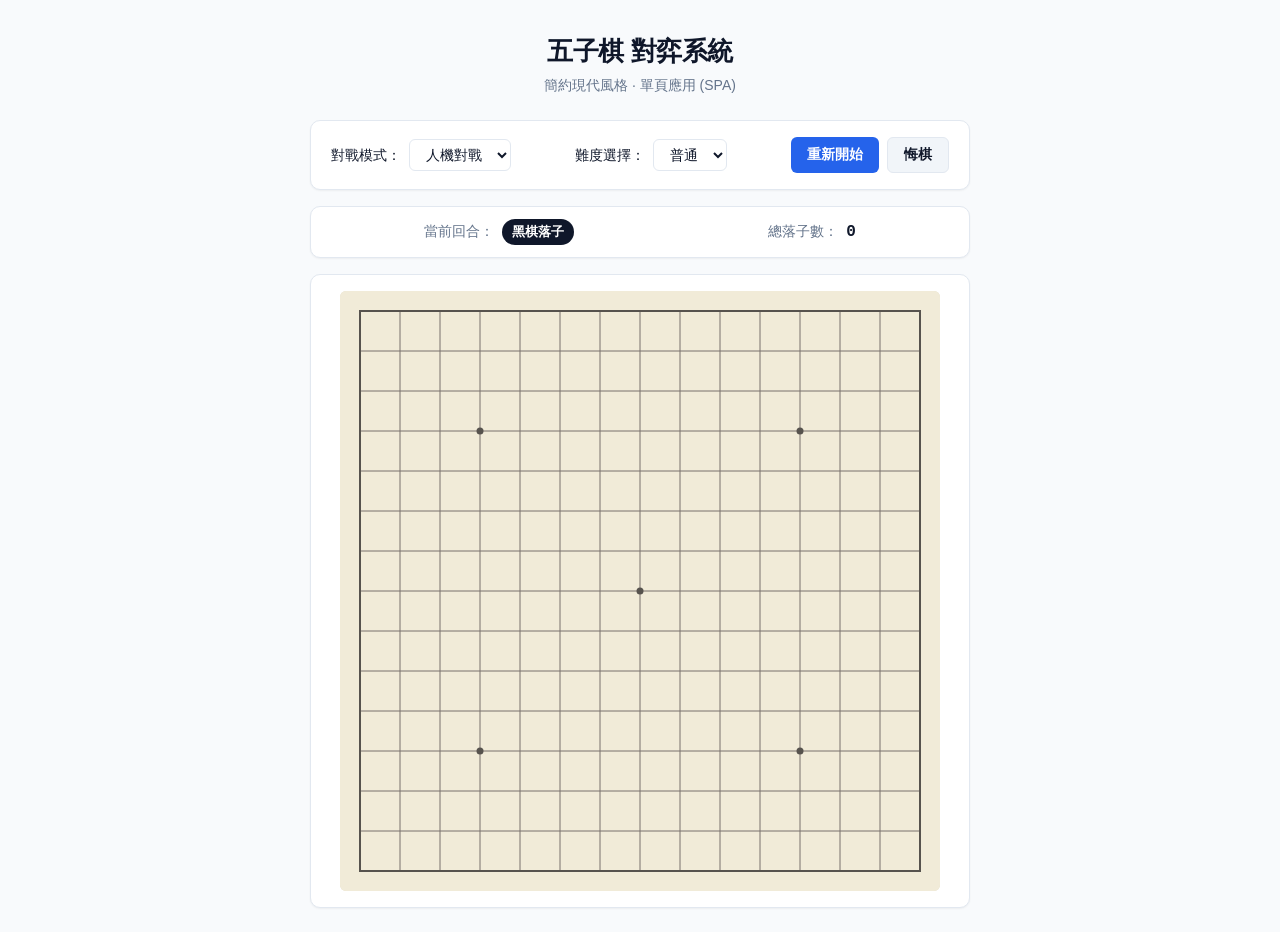
<file: index.html>
<!DOCTYPE html>
<html lang="zh-TW">
<head>
  <meta charset="UTF-8">
  <meta name="viewport" content="width=device-width, initial-scale=1.0, viewport-fit=cover">
  <meta name="apple-mobile-web-app-capable" content="yes">
  <meta name="apple-mobile-web-app-status-bar-style" content="default">
  <meta name="apple-mobile-web-app-title" content="五子棋">
  <meta name="theme-color" content="#f8fafc">
  <title>五子棋 Web SPA</title>
  <link rel="manifest" href="manifest.json">
  <link rel="apple-touch-icon" href="icons/apple-touch-icon.png">
  <link rel="stylesheet" href="css/style.css">
</head>
<body>
  <div class="app-container">
    <!-- 標題與資訊區 -->
    <header class="game-header">
      <h1 class="game-title">五子棋 對弈系統</h1>
      <p class="game-subtitle">簡約現代風格 · 單頁應用 (SPA)</p>
    </header>

    <!-- 控制面板卡片 -->
    <section class="control-panel card">
      <div class="control-group">
        <label for="gameMode">對戰模式：</label>
        <select id="gameMode" class="form-control">
          <option value="pve" selected>人機對戰</option>
          <option value="pvp">雙人對戰</option>
        </select>
      </div>

      <div class="control-group" id="difficultyGroup">
        <label for="difficulty">難度選擇：</label>
        <select id="difficulty" class="form-control">
          <option value="easy">簡單</option>
          <option value="normal" selected>普通</option>
          <option value="hard">困難</option>
        </select>
      </div>

      <div class="action-buttons">
        <button id="btnRestart" class="btn btn-primary">重新開始</button>
        <button id="btnUndo" class="btn btn-secondary">悔棋</button>
      </div>
    </section>

    <!-- 狀態展示區 -->
    <section class="status-panel card">
      <div class="status-item">
        <span class="status-label">當前回合：</span>
        <span id="currentTurn" class="status-value badge-turn turn-black">黑棋落子</span>
      </div>
      <div class="status-item">
        <span class="status-label">總落子數：</span>
        <span id="moveCount" class="status-value font-mono">0</span>
      </div>
    </section>

    <!-- 棋盤畫布容器 -->
    <main class="board-wrapper card">
      <canvas id="chessBoard" width="600" height="600"></canvas>
    </main>

    <!-- 勝利結算提示彈窗 -->
    <div id="modalWinner" class="modal-overlay hidden">
      <div class="modal-card">
        <div class="modal-header">
          <h2 id="winnerText" class="modal-title">黑棋獲勝！</h2>
        </div>
        <p class="modal-desc">恭喜完成精彩對局！</p>
        <div class="modal-actions">
          <button id="btnPlayAgain" class="btn btn-primary">再玩一局</button>
        </div>
      </div>
    </div>
  </div>

  <!-- 模組化串接預留腳本 -->
  <script src="js/rules.js"></script>
  <script src="js/board.js"></script>
  <script src="js/ai.js"></script>
  <script src="js/game.js"></script>
  <script>
    if ('serviceWorker' in navigator && location.protocol.startsWith('http')) {
      window.addEventListener('load', () => {
        navigator.serviceWorker.register('./sw.js');
      });
    }
  </script>
</body>
</html>
</file>
<file: css/style.css>
/* ==========================================================================
   五子棋 Web SPA 視覺樣式表 (Minimalist Light Mode)
   ========================================================================== */

:root {
  --bg-main: #f8fafc;
  --bg-card: #ffffff;
  --color-primary: #2563eb;
  --color-primary-hover: #1d4ed8;
  --color-secondary: #64748b;
  --color-secondary-hover: #475569;
  --text-main: #0f172a;
  --text-muted: #64748b;
  --border-color: #e2e8f0;
  --board-wood: #f1ebd8;
  --board-line: #78716c;
  --shadow-sm: 0 1px 2px 0 rgb(0 0 0 / 0.05);
  --shadow-md: 0 4px 6px -1px rgb(0 0 0 / 0.08), 0 2px 4px -2px rgb(0 0 0 / 0.06);
  --shadow-lg: 0 10px 15px -3px rgb(0 0 0 / 0.1), 0 4px 6px -4px rgb(0 0 0 / 0.1);
  --radius-sm: 6px;
  --radius-md: 10px;
  --radius-lg: 16px;
}

* {
  box-sizing: border-box;
  margin: 0;
  padding: 0;
}

body {
  font-family: -apple-system, BlinkMacSystemFont, "Segoe UI", Roboto, "Helvetica Neue", Arial, sans-serif;
  background-color: var(--bg-main);
  color: var(--text-main);
  min-height: 100vh;
  display: flex;
  justify-content: center;
  align-items: flex-start;
  padding: 24px 16px;
  line-height: 1.5;
}

.app-container {
  width: 100%;
  max-width: 660px;
  display: flex;
  flex-direction: column;
  gap: 16px;
}

/* 遊戲標題與資訊區 */
.game-header {
  text-align: center;
  padding: 8px 0;
}

.game-title {
  font-size: 26px;
  font-weight: 700;
  color: var(--text-main);
  letter-spacing: -0.02em;
}

.game-subtitle {
  font-size: 14px;
  color: var(--text-muted);
  margin-top: 4px;
}

/* 卡片基底 */
.card {
  background-color: var(--bg-card);
  border: 1px solid var(--border-color);
  border-radius: var(--radius-md);
  box-shadow: var(--shadow-sm);
  padding: 16px 20px;
}

/* 控制面板 */
.control-panel {
  display: flex;
  flex-wrap: wrap;
  align-items: center;
  justify-content: space-between;
  gap: 12px;
}

.control-group {
  display: flex;
  align-items: center;
  gap: 8px;
  font-size: 14px;
  font-weight: 500;
  color: var(--text-main);
}

.form-control {
  font-size: 14px;
  padding: 6px 12px;
  border: 1px solid var(--border-color);
  border-radius: var(--radius-sm);
  background-color: #ffffff;
  color: var(--text-main);
  outline: none;
  cursor: pointer;
  transition: border-color 0.2s, box-shadow 0.2s;
}

.form-control:focus {
  border-color: var(--color-primary);
  box-shadow: 0 0 0 3px rgba(37, 99, 235, 0.15);
}

.action-buttons {
  display: flex;
  gap: 8px;
}

.btn {
  font-size: 14px;
  font-weight: 600;
  padding: 8px 16px;
  border-radius: var(--radius-sm);
  border: none;
  cursor: pointer;
  transition: all 0.2s;
  display: inline-flex;
  align-items: center;
  justify-content: center;
}

.btn-primary {
  background-color: var(--color-primary);
  color: #ffffff;
}

.btn-primary:hover {
  background-color: var(--color-primary-hover);
}

.btn-secondary {
  background-color: #f1f5f9;
  color: var(--text-main);
  border: 1px solid var(--border-color);
}

.btn-secondary:hover {
  background-color: #e2e8f0;
}

/* 狀態面板 */
.status-panel {
  display: flex;
  justify-content: space-around;
  align-items: center;
  padding: 12px 16px;
}

.status-item {
  display: flex;
  align-items: center;
  gap: 8px;
  font-size: 14px;
}

.status-label {
  color: var(--text-muted);
  font-weight: 500;
}

.status-value {
  font-weight: 600;
}

.font-mono {
  font-family: ui-monospace, SFMono-Regular, Menlo, Monaco, Consolas, monospace;
  font-size: 16px;
}

.badge-turn {
  padding: 3px 10px;
  border-radius: 9999px;
  font-size: 13px;
}

.turn-black {
  background-color: #0f172a;
  color: #ffffff;
}

.turn-white {
  background-color: #f1f5f9;
  color: #0f172a;
  border: 1px solid var(--border-color);
}

.turn-thinking {
  background-color: #fef3c7;
  color: #92400e;
  border: 1px solid #fde68a;
}

/* 棋盤畫布容器 */
.board-wrapper {
  display: flex;
  justify-content: center;
  align-items: center;
  padding: 16px;
}

#chessBoard {
  background-color: var(--board-wood);
  border-radius: var(--radius-sm);
  box-shadow: inset 0 0 10px rgba(0, 0, 0, 0.08);
  cursor: pointer;
  display: block;
  max-width: 100%;
  height: auto;
  touch-action: none;
}

/* 結算提示彈窗 */
.modal-overlay {
  position: fixed;
  top: 0;
  left: 0;
  width: 100vw;
  height: 100vh;
  background-color: rgba(15, 23, 42, 0.4);
  backdrop-filter: blur(2px);
  display: flex;
  justify-content: center;
  align-items: center;
  z-index: 1000;
  transition: opacity 0.25s ease;
}

.modal-overlay.hidden {
  display: none;
  opacity: 0;
}

.modal-card {
  background-color: var(--bg-card);
  border-radius: var(--radius-lg);
  box-shadow: var(--shadow-lg);
  width: 90%;
  max-width: 360px;
  padding: 24px;
  text-align: center;
}

.modal-title {
  font-size: 22px;
  font-weight: 700;
  color: var(--color-primary);
  margin-bottom: 8px;
}

.modal-desc {
  font-size: 14px;
  color: var(--text-muted);
  margin-bottom: 20px;
}

.modal-actions {
  display: flex;
  justify-content: center;
}

/* 行動端與窄螢幕適配 */
@media (max-width: 640px) {
  body {
    padding: 12px 8px;
  }

  .card {
    padding: 12px 14px;
  }

  .board-wrapper {
    padding: 8px;
  }

  .control-panel {
    justify-content: center;
  }
}
</file>
